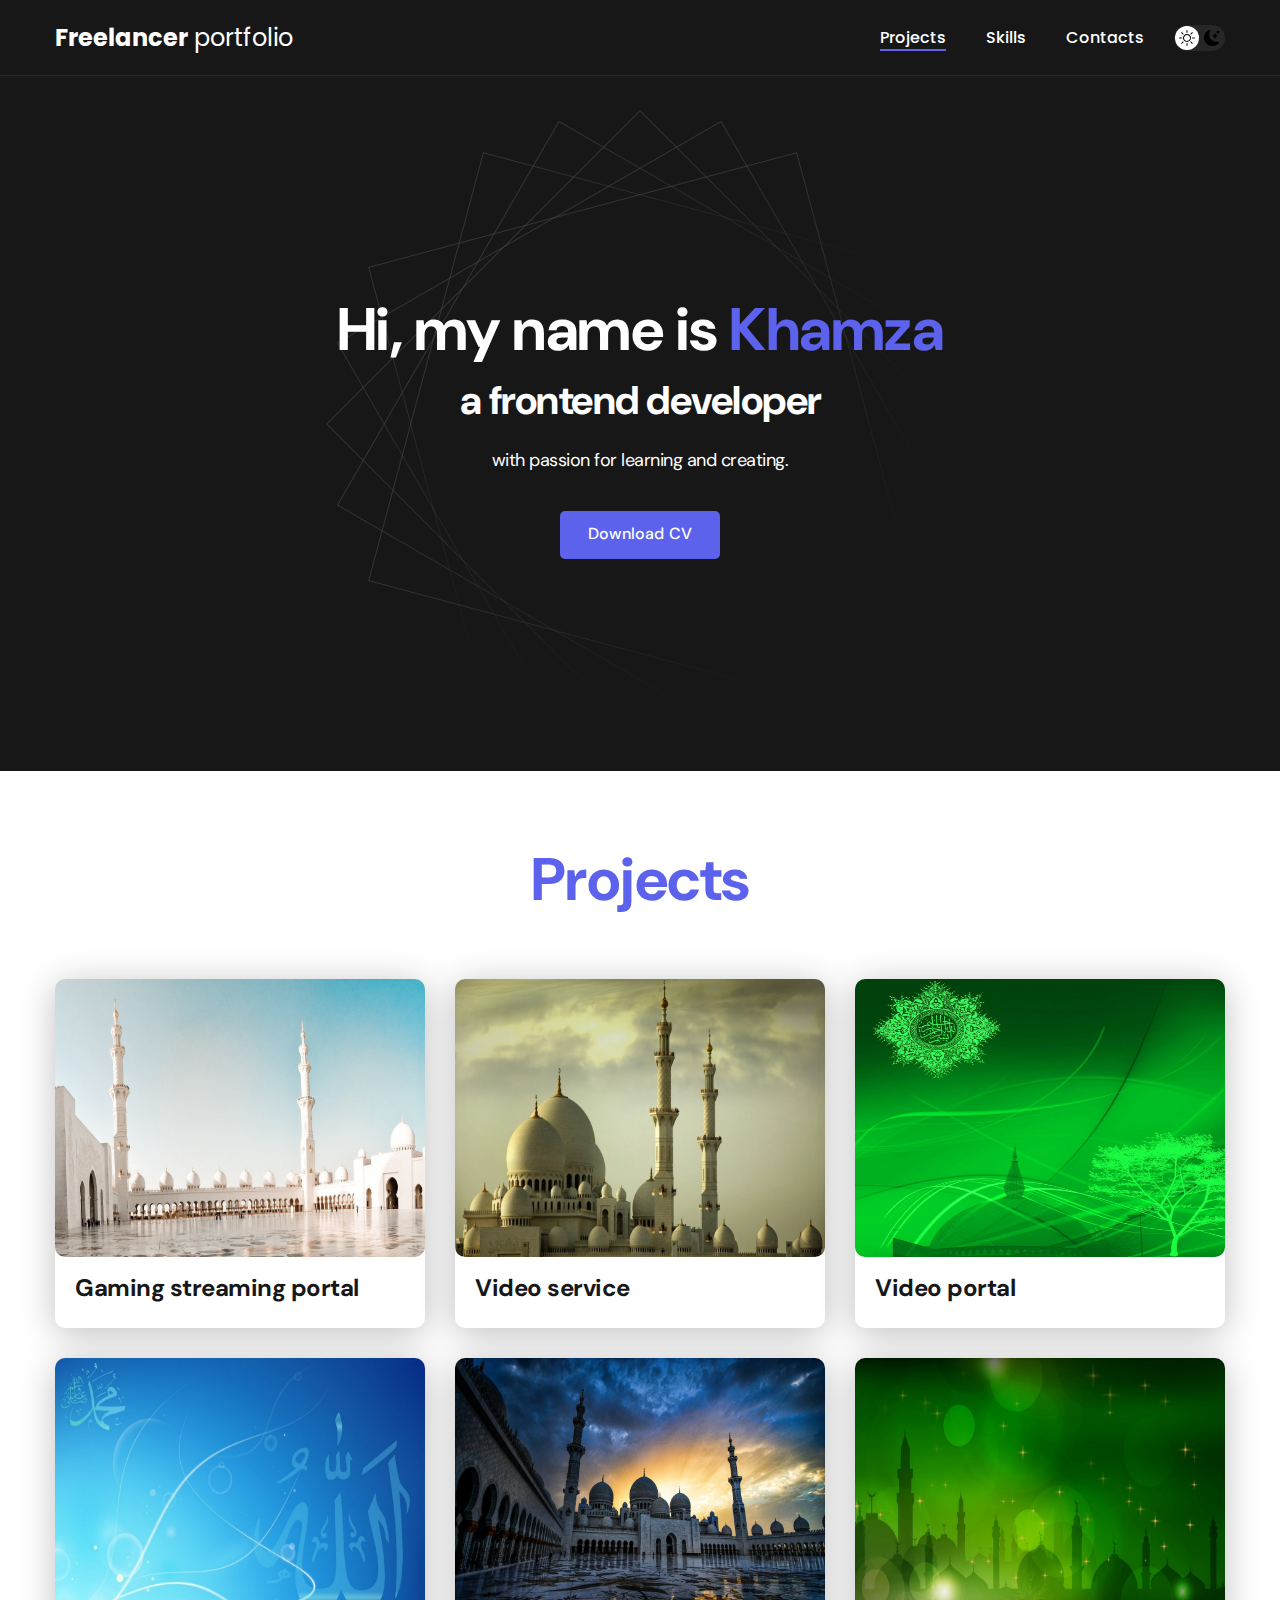
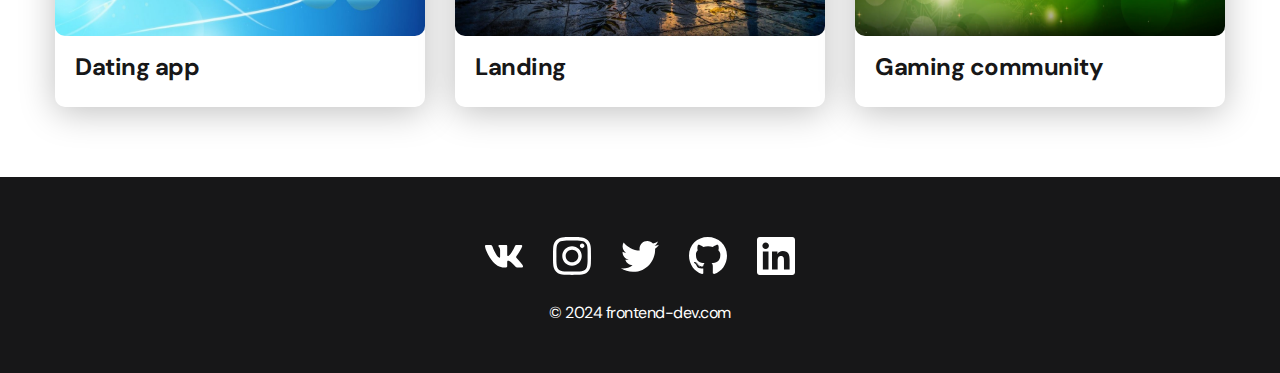
<file: index.html>
<!DOCTYPE html>
<html lang="en">
<head>
    <meta charset="UTF-8">
    <meta http-equiv="X-UA-Compatible" content="IE=edge">
    <meta name="viewport" content="width=device-width, initial-scale=1.0">
    <title>Freelancer portfolio</title>
    <link rel="stylesheet" href="./css/main.css">
</head>
<body>
    <nav class="nav">
        <div class="container">
            <div class="nav-row">
                <a href="./index.html" class="logo"><strong>Freelancer</strong> portfolio</a>

                <button class="dark-mode-btn">
                    <img src="./img/icons/sun.svg" alt="Light mode" class="dark-mode-btn__icon">
                    <img src="./img/icons/moon.svg" alt="Dark mode" class="dark-mode-btn__icon">
                </button>

                <ul class="nav-list">
                    <li class="nav-list__item"><a href="./index.html" class="nav-list__link nav-list__link--active">Projects</a></li>
                    <li class="nav-list__item"><a href="./skills.html" class="nav-list__link">Skills</a></li>
                    <li class="nav-list__item"><a href="./contacts.html" class="nav-list__link">Contacts</a></li>
                </ul>
            </div>
        </div>
    </nav>

    <header class="header">
        <div class="header__wrapper">
            <h1 class="header__title">
                <strong>Hi, my name is <em>Khamza</em></strong><br>
                a frontend developer
            </h1>
            <div class="header__text">
                <p>with passion for learning and creating.</p>
            </div>
            <a href="#!" class="btn">Download CV</a>
        </div>
    </header>

    <main class="section">
        <div class="container">
            <h2 class="title-1">Projects</h2>
            <ul class="projects">
                <li class="project">
                    <a href="./project-page.html">
                        <img src="./img/projects/01.jpg" alt="Project img" class="project__img">
                        <h3 class="project__title">Gaming streaming portal</h3>
                    </a>
                </li>
                <li class="project">
                    <a href="./project-page.html">
                        <img src="./img/projects/02.jpg" alt="Project img" class="project__img">
                        <h3 class="project__title">Video service</h3>
                    </a>
                </li>
                <li class="project">
                    <a href="./project-page.html">
                        <img src="./img/projects/03.jpg" alt="Project img" class="project__img">
                        <h3 class="project__title">Video portal</h3>
                    </a>
                </li>

                <li class="project">
                    <img src="./img/projects/04.jpg" alt="Project img" class="project__img">
                    <h3 class="project__title">Dating app</h3>
                </li>
                <li class="project">
                    <img src="./img/projects/05.jpg" alt="Project img" class="project__img">
                    <h3 class="project__title">Landing</h3>
                </li>
                <li class="project">
                    <img src="./img/projects/06.jpg" alt="Project img" class="project__img">
                    <h3 class="project__title">Gaming community</h3>
                </li>

            </ul>
        </div>
    </main>

    <footer class="footer">
        <div class="container">
            <div class="footer__wrapper">
                <ul class="social">
                    <li class="social__item"><a href="#!"><img src="./img/icons/vk.svg" alt="Link"></a></li>
                    <li class="social__item"><a href="#!"><img src="./img/icons/instagram.svg" alt="Link"></a></li>
                    <li class="social__item"><a href="#!"><img src="./img/icons/twitter.svg" alt="Link"></a></li>
                    <li class="social__item"><a href="#!"><img src="./img/icons/gitHub.svg" alt="Link"></a></li>
                    <li class="social__item"><a href="#!"><img src="./img/icons/linkedIn.svg" alt="Link"></a></li>
                </ul>
                <div class="copyright">
                    <p>© 2024 frontend-dev.com</p>
                </div>
            </div>
        </div>
    </footer>

    <script src="./js/main.js"></script>

</body>
</html>
</file>
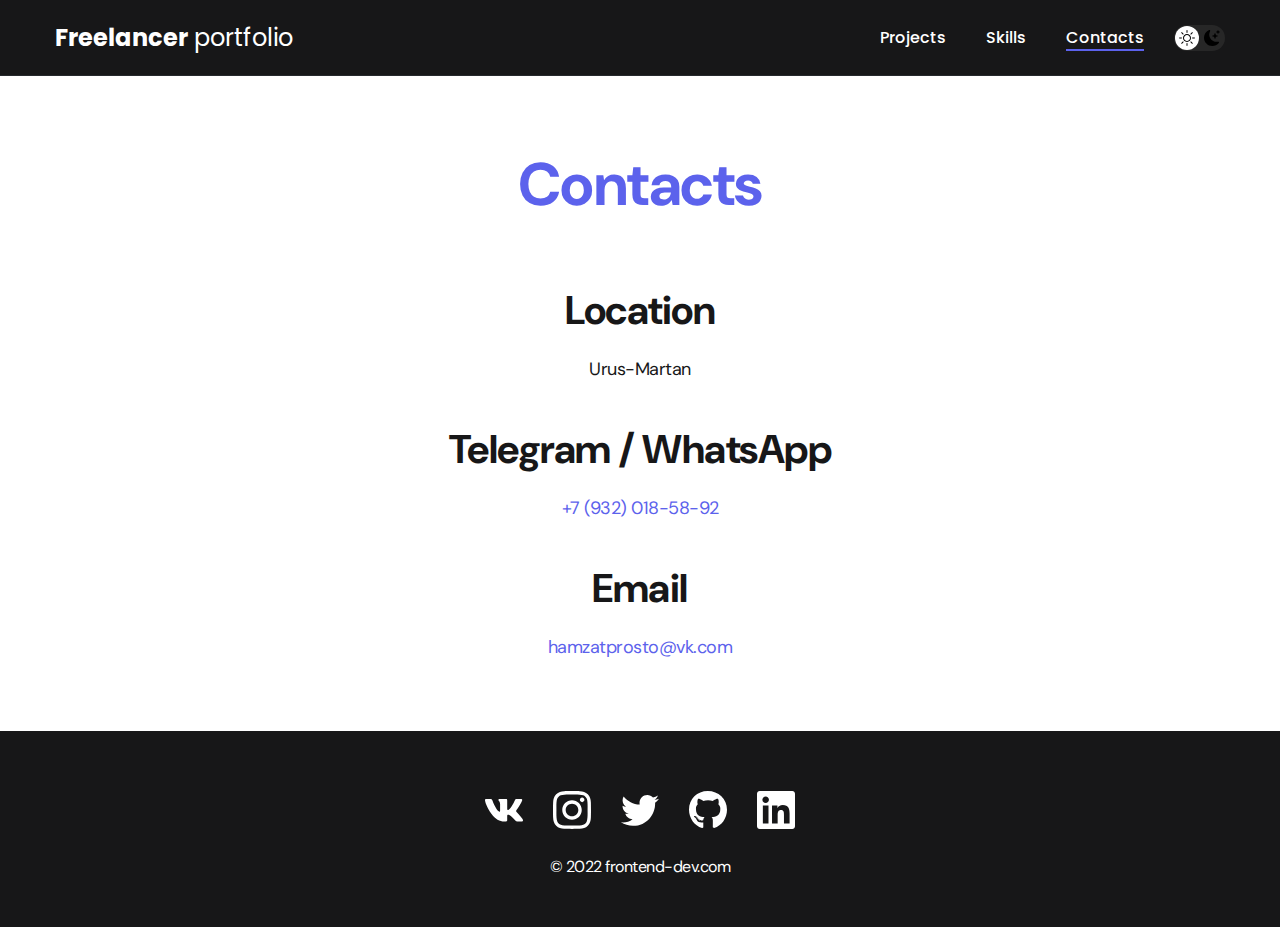
<file: contacts.html>
<!DOCTYPE html>
<html lang="en">
  <head>
    <meta charset="UTF-8" />
    <meta http-equiv="X-UA-Compatible" content="IE=edge" />
    <meta name="viewport" content="width=device-width, initial-scale=1.0" />
    <title>Freelancer portfolio</title>
    <link rel="stylesheet" href="./css/main.css" />
  </head>
  <body>
    <nav class="nav">
      <div class="container">
        <div class="nav-row">
          <a href="./index.html" class="logo"
            ><strong>Freelancer</strong> portfolio</a
          >

          <button class="dark-mode-btn">
            <img
              src="./img/icons/sun.svg"
              alt="Light mode"
              class="dark-mode-btn__icon"
            />
            <img
              src="./img/icons/moon.svg"
              alt="Dark mode"
              class="dark-mode-btn__icon"
            />
          </button>

          <ul class="nav-list">
            <li class="nav-list__item">
              <a href="./index.html" class="nav-list__link">Projects</a>
            </li>
            <li class="nav-list__item">
              <a href="./skills.html" class="nav-list__link">Skills</a>
            </li>
            <li class="nav-list__item">
              <a
                href="./contacts.html"
                class="nav-list__link nav-list__link--active"
                >Contacts</a
              >
            </li>
          </ul>
        </div>
      </div>
    </nav>

    <main class="section">
      <div class="container">
        <h1 class="title-1">Contacts</h1>

        <ul class="content-list">
          <li class="content-list__item">
            <h2 class="title-2">Location</h2>
            <p>Urus-Martan</p>
          </li>
          <li class="content-list__item">
            <h2 class="title-2">Telegram / WhatsApp</h2>
            <p><a href="tel:+79320185892">+7 (932) 018-58-92</a></p>
          </li>
          <li class="content-list__item">
            <h2 class="title-2">Email</h2>
            <p>
              <a href="mailto:webdev@protonmail.com">hamzatprosto@vk.com</a>
            </p>
          </li>
        </ul>
      </div>
    </main>

    <footer class="footer">
      <div class="container">
        <div class="footer__wrapper">
          <ul class="social">
            <li class="social__item">
              <a href="#!"><img src="./img/icons/vk.svg" alt="Link" /></a>
            </li>
            <li class="social__item">
              <a href="#!"
                ><img src="./img/icons/instagram.svg" alt="Link"
              /></a>
            </li>
            <li class="social__item">
              <a href="#!"><img src="./img/icons/twitter.svg" alt="Link" /></a>
            </li>
            <li class="social__item">
              <a href="#!"><img src="./img/icons/gitHub.svg" alt="Link" /></a>
            </li>
            <li class="social__item">
              <a href="#!"><img src="./img/icons/linkedIn.svg" alt="Link" /></a>
            </li>
          </ul>
          <div class="copyright">
            <p>© 2022 frontend-dev.com</p>
          </div>
        </div>
      </div>
    </footer>

    <script src="./js/main.js"></script>
  </body>
</html>
</file>
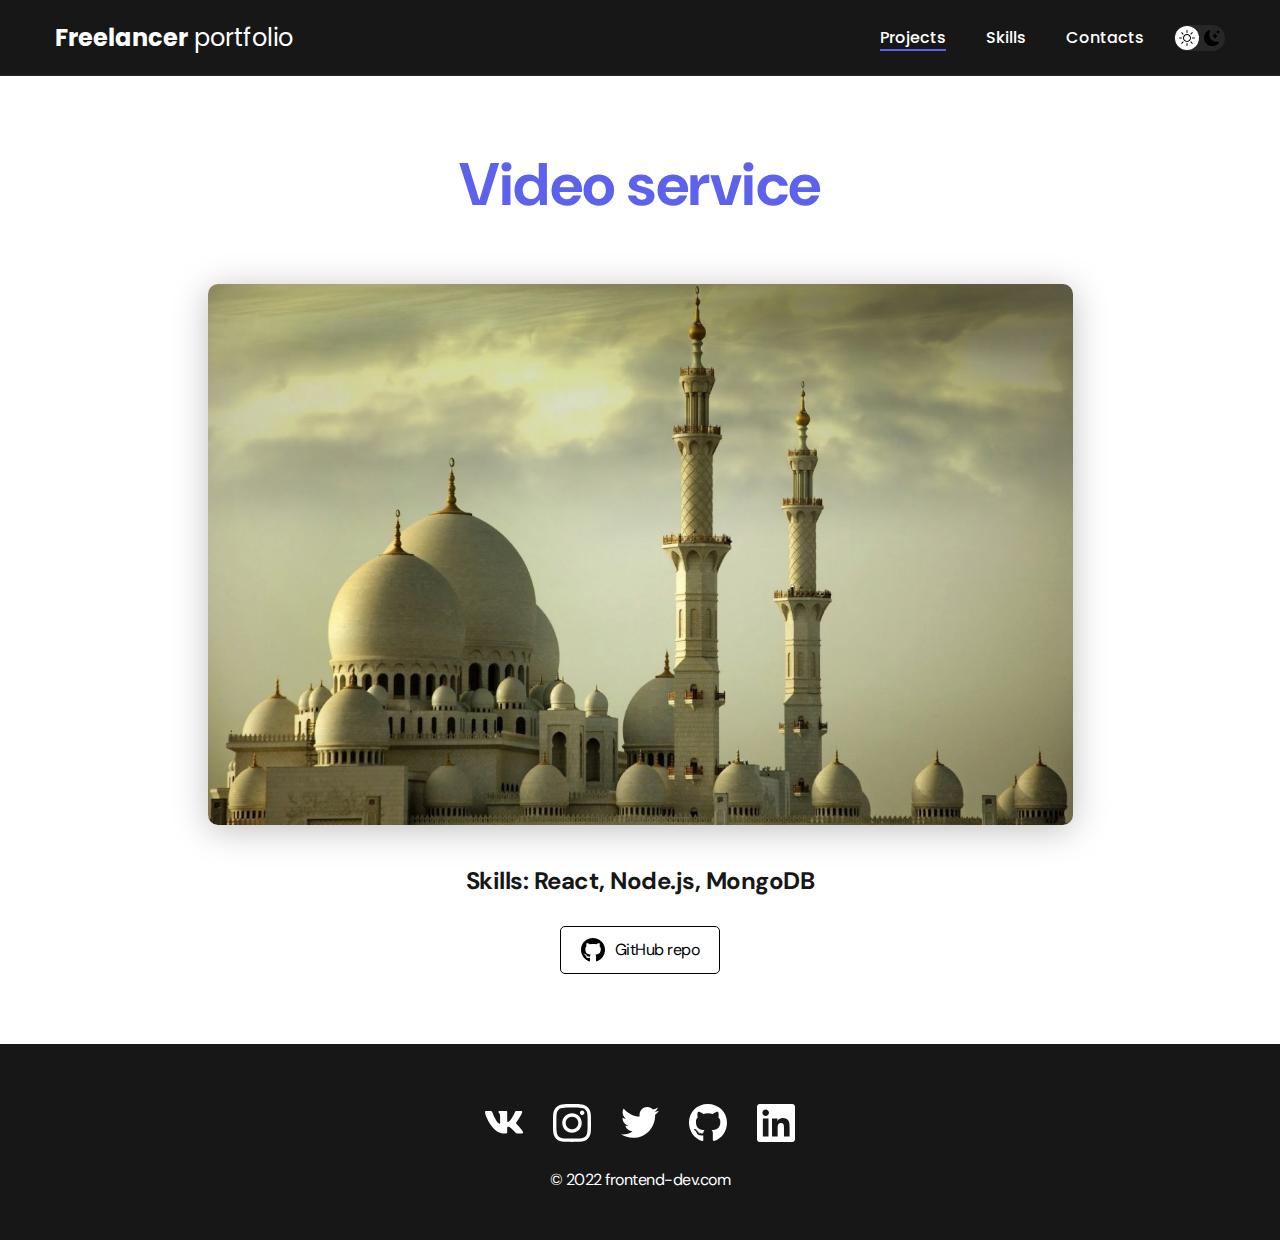
<file: project-page.html>
<!DOCTYPE html>
<html lang="en">
  <head>
    <meta charset="UTF-8" />
    <meta http-equiv="X-UA-Compatible" content="IE=edge" />
    <meta name="viewport" content="width=device-width, initial-scale=1.0" />
    <title>Freelancer portfolio</title>
    <link rel="stylesheet" href="./css/main.css" />
  </head>
  <body>
    <nav class="nav">
      <div class="container">
        <div class="nav-row">
          <a href="./index.html" class="logo"
            ><strong>Freelancer</strong> portfolio</a
          >

          <button class="dark-mode-btn">
            <img
              src="./img/icons/sun.svg"
              alt="Light mode"
              class="dark-mode-btn__icon"
            />
            <img
              src="./img/icons/moon.svg"
              alt="Dark mode"
              class="dark-mode-btn__icon"
            />
          </button>

          <ul class="nav-list">
            <li class="nav-list__item">
              <a
                href="./index.html"
                class="nav-list__link nav-list__link--active"
                >Projects</a
              >
            </li>
            <li class="nav-list__item">
              <a href="./skills.html" class="nav-list__link">Skills</a>
            </li>
            <li class="nav-list__item">
              <a href="./contacts.html" class="nav-list__link">Contacts</a>
            </li>
          </ul>
        </div>
      </div>
    </nav>

    <main class="section">
      <div class="container">
        <div class="project-details">
          <h1 class="title-1">Video service</h1>

          <img
            src="./img/projects/02.jpg"
            alt=""
            class="project-details__cover"
          />

          <div class="project-details__desc">
            <p>Skills: React, Node.js, MongoDB</p>
          </div>

          <a href="#!" class="btn-outline">
            <img src="./img/icons/gitHub-black.svg" alt="" />
            GitHub repo
          </a>
        </div>
      </div>
    </main>

    <footer class="footer">
      <div class="container">
        <div class="footer__wrapper">
          <ul class="social">
            <li class="social__item">
              <a href="#!"><img src="./img/icons/vk.svg" alt="Link" /></a>
            </li>
            <li class="social__item">
              <a href="#!"
                ><img src="./img/icons/instagram.svg" alt="Link"
              /></a>
            </li>
            <li class="social__item">
              <a href="#!"><img src="./img/icons/twitter.svg" alt="Link" /></a>
            </li>
            <li class="social__item">
              <a href="#!"><img src="./img/icons/gitHub.svg" alt="Link" /></a>
            </li>
            <li class="social__item">
              <a href="#!"><img src="./img/icons/linkedIn.svg" alt="Link" /></a>
            </li>
          </ul>
          <div class="copyright">
            <p>© 2022 frontend-dev.com</p>
          </div>
        </div>
      </div>
    </footer>

    <script src="./js/main.js"></script>
  </body>
</html>
</file>
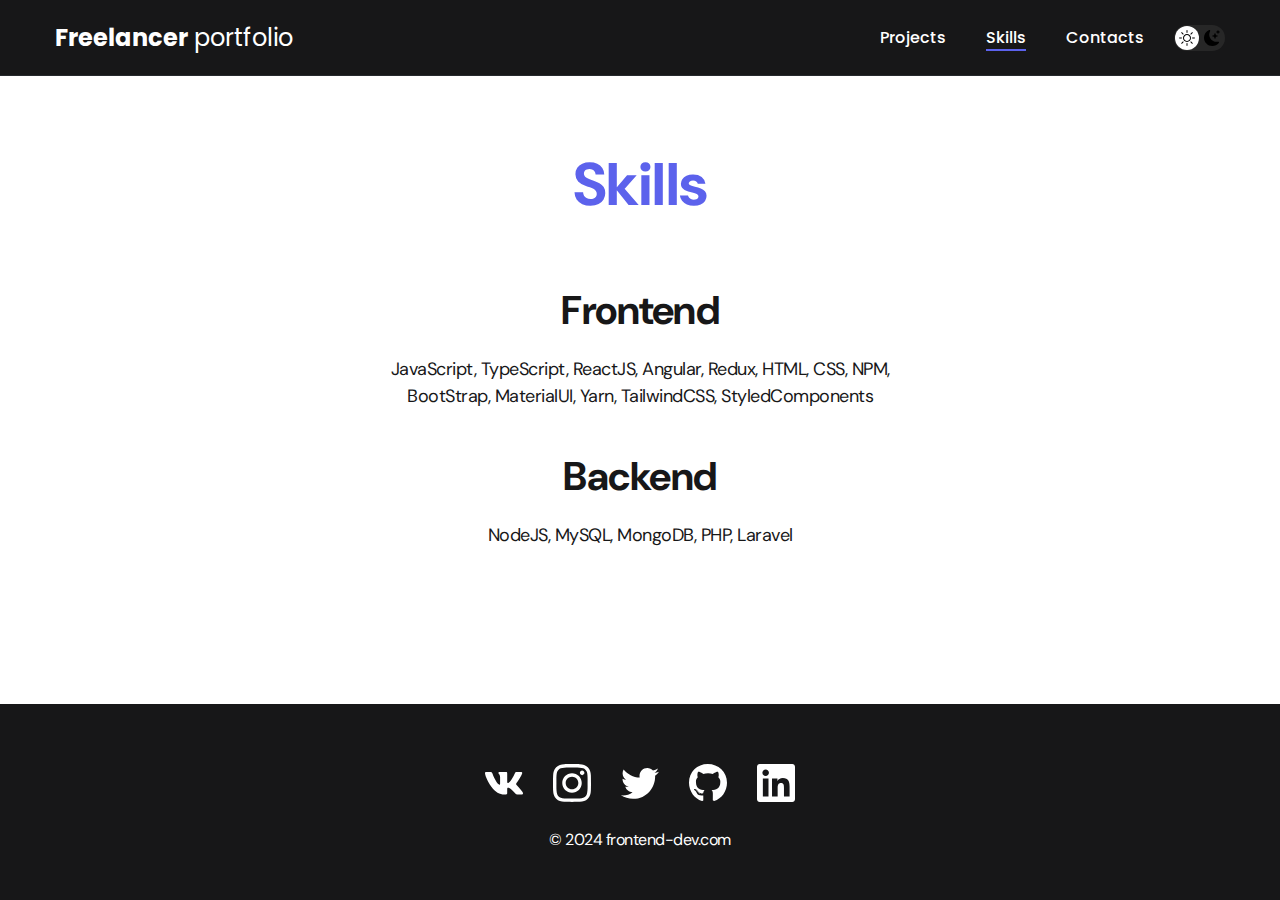
<file: skills.html>
<!DOCTYPE html>
<html lang="en">
<head>
    <meta charset="UTF-8">
    <meta http-equiv="X-UA-Compatible" content="IE=edge">
    <meta name="viewport" content="width=device-width, initial-scale=1.0">
    <title>Freelancer portfolio</title>
    <link rel="stylesheet" href="./css/main.css">
</head>
<body>
    <nav class="nav">
        <div class="container">
            <div class="nav-row">
                <a href="./index.html" class="logo"><strong>Freelancer</strong> portfolio</a>

                <button class="dark-mode-btn">
                    <img src="./img/icons/sun.svg" alt="Light mode" class="dark-mode-btn__icon">
                    <img src="./img/icons/moon.svg" alt="Dark mode" class="dark-mode-btn__icon">
                </button>

                <ul class="nav-list">
                    <li class="nav-list__item"><a href="./index.html" class="nav-list__link">Projects</a></li>
                    <li class="nav-list__item"><a href="./skills.html" class="nav-list__link nav-list__link--active">Skills</a></li>
                    <li class="nav-list__item"><a href="./contacts.html" class="nav-list__link">Contacts</a></li>
                </ul>
            </div>
        </div>
    </nav>

    <main class="section">
        <div class="container">
                <h1 class="title-1">Skills</h1>

                <ul class="content-list">
                    <li class="content-list__item">
                        <h2 class="title-2">Frontend</h2>
                        <p>JavaScript, TypeScript, ReactJS, Angular, Redux, HTML, CSS, NPM, BootStrap, MaterialUI, Yarn, TailwindCSS, StyledComponents</p>
                    </li>
                    <li class="content-list__item">
                        <h2 class="title-2">Backend</h2>
                        <p>NodeJS, MySQL, MongoDB, PHP, Laravel</p>
                    </li>
                </ul>

        </div>
    </main>

    <footer class="footer">
        <div class="container">
            <div class="footer__wrapper">
                <ul class="social">
                    <li class="social__item"><a href="#!"><img src="./img/icons/vk.svg" alt="Link"></a></li>
                    <li class="social__item"><a href="#!"><img src="./img/icons/instagram.svg" alt="Link"></a></li>
                    <li class="social__item"><a href="#!"><img src="./img/icons/twitter.svg" alt="Link"></a></li>
                    <li class="social__item"><a href="#!"><img src="./img/icons/gitHub.svg" alt="Link"></a></li>
                    <li class="social__item"><a href="#!"><img src="./img/icons/linkedIn.svg" alt="Link"></a></li>
                </ul>
                <div class="copyright">
                    <p>© 2024 frontend-dev.com</p>
                </div>
            </div>
        </div>
    </footer>

    <script src="./js/main.js"></script>

</body>
</html>
</file>
<file: css/main.css>
@import "./reset.css";
@import url("https://fonts.googleapis.com/css2?family=DM+Sans:wght@400;500;700&family=Poppins:wght@400;500;700&display=swap");

/*
font-family: 'DM Sans', sans-serif;
font-family: 'Poppins', sans-serif;
*/

/* * {
    border: 1px solid red;
} */

:root {
  --blackpure: #000;
  --black: #171718;
  --black-border: #26292d;
  --white: #fff;
  --purple: #5c62ec;

  --text-color: var(--black);

  --dark-bg: var(--black);
  --dark-border: var(--black-border);
  --header-text: var(--white);
  --accent: var(--purple);

  /* Light mode */
  --page-bg: var(--white);
  --text-color: var(--black);

  --title-1: var(--accent);

  --project-card-bg: var(--white);
  --project-card-text: var(--black);
  --box-shadow: 0px 5px 35px rgba(0, 0, 0, 0.25);
}

.dark {
  /* Dark mode */
  --page-bg: #252526;
  --text-color: var(--white);

  --title-1: var(--white);

  --project-card-bg: var(--black);
  --project-card-text: var(--white);
  --box-shadow: 0px 5px 35px rgba(0, 0, 0, 0.8);
}

html,
body {
  display: flex;
  flex-direction: column;
  min-height: 100vh;

  font-family: "DM Sans", sans-serif;
  letter-spacing: -0.5px;

  /* Light mode */
  background-color: var(--page-bg);
  color: var(--text-color);
}

/* General */

.container {
  margin: 0 auto;
  padding: 0 15px;
  max-width: 1200px;
}

.none {
  display: none !important;
}

.section {
  padding: 70px 0;
}

.title-1 {
  margin-bottom: 60px;

  font-size: 60px;
  font-weight: 700;
  line-height: 1.3;
  color: var(--title-1);
  text-align: center;
}

.title-2 {
  margin-bottom: 20px;

  font-size: 40px;
  font-weight: 700;
  line-height: 1.3;
}

/* Nav */

.nav {
  padding: 20px 0;
  border-bottom: 1px solid var(--dark-border);
  background-color: var(--dark-bg);
  color: var(--header-text);
  letter-spacing: normal;
}

.nav-row {
  display: flex;
  justify-content: flex-end;
  align-items: center;
  column-gap: 30px;
  row-gap: 20px;
  flex-wrap: wrap;
}

.logo {
  margin-right: auto;
  color: var(--header-text);
  font-size: 24px;
  font-family: "Poppins", sans-serif;
}

.logo strong {
  font-weight: 700;
}

.nav-list {
  display: flex;
  flex-wrap: wrap;
  row-gap: 10px;
  align-items: center;
  column-gap: 40px;
  font-size: 16px;
  font-weight: 500;
  font-family: "Poppins", sans-serif;
}

.nav-list__link {
  color: var(--header-text);
  transition: opacity 0.2s ease-in;
}

.nav-list__link:hover {
  opacity: 0.8;
}

.nav-list__link--active {
  position: relative;
}

.nav-list__link--active::before {
  content: "";

  position: absolute;
  left: 0;
  top: 100%;

  display: block;
  height: 2px;
  width: 100%;
  background-color: var(--accent);
}

/* Dark mode btn */

.dark-mode-btn {
  order: 9;

  position: relative;
  display: flex;
  justify-content: space-between;

  width: 51px;
  height: 26px;
  padding: 5px;

  border-radius: 50px;
  background-color: #272727;
}

.dark-mode-btn::before {
  content: "";

  position: absolute;
  top: 1px;
  left: 1px;

  display: block;
  width: 24px;
  height: 24px;

  border-radius: 50%;
  background-color: var(--white);

  transition: left 0.2s ease-in;
}

.dark-mode-btn--active::before {
  left: 26px;
}

.dark-mode-btn__icon {
  position: relative;
  z-index: 9;
}

/* Header */

.header {
  padding: 40px 0;
  min-height: 695px;

  display: flex;
  justify-content: center;
  align-items: center;

  background-color: var(--dark-bg);
  background-image: url("./../img/header-bg.png");
  background-repeat: no-repeat;
  background-size: auto;
  background-position: center center;

  color: var(--header-text);
  text-align: center;
}

.header__wrapper {
  padding: 0 15px;
  max-width: 660px;
}

.header__title {
  margin-bottom: 20px;
  font-size: 40px;
  font-weight: 700;
  line-height: 1.4;
}

.header__title strong {
  font-size: 60px;
  font-weight: 700;
}

.header__title em {
  font-style: normal;
  color: var(--accent);
}

.header__text {
  margin-bottom: 40px;
  font-size: 18px;
  line-height: 1.333;
}

.header__text p + p {
  margin-top: 0.5em;
}

/* Btn */

.btn {
  display: inline-block;
  height: 48px;
  padding: 12px 28px;

  border-radius: 5px;
  background-color: var(--accent);
  color: var(--white);
  letter-spacing: 0.15px;
  font-size: 16px;
  font-weight: 500;

  transition: opacity 0.2s ease-in;
}

.btn:hover {
  opacity: 0.8;
}

.btn:active {
  position: relative;
  top: 1px;
}

/* Btn outline */

.btn-outline {
  display: flex;
  column-gap: 10px;
  align-items: center;

  height: 48px;
  padding: 12px 20px;

  border-radius: 5px;
  border: 1px solid var(--blackpure);
  background-color: var(--white);
  color: var(--blackpure);

  transition: opacity 0.2s ease-in;
}

.btn-outline:hover {
  opacity: 0.8;
}

.btn-outline:active {
  position: relative;
  top: 1px;
}

/* Projects  */

.projects {
  display: flex;
  justify-content: center;
  flex-wrap: wrap;
  column-gap: 30px;
  row-gap: 30px;
}

.project {
  max-width: 370px;
  background-color: var(--project-card-bg);
  box-shadow: var(--box-shadow);
  border-radius: 10px;
}

.project__img {
  display: flex;
  width: 370px;
  height: 278px;
  border-radius: 10px;
}

.project__title {
  padding: 15px 20px 25px;
  font-weight: 700;
  font-size: 24px;
  line-height: 1.3;
  color: var(--project-card-text);
}

/* Project details */

.project-details {
  margin: 0 auto;
  max-width: 865px;

  display: flex;
  flex-direction: column;
  align-items: center;

  text-align: center;
}

.project-details__cover {
  max-width: 100%;
  margin-bottom: 40px;

  box-shadow: 0px 5px 35px rgba(0, 0, 0, 0.25);
  border-radius: 10px;
}

.project-details__desc {
  margin-bottom: 30px;

  font-weight: 700;
  font-size: 24px;
  line-height: 1.3;
}

/* Content list */

.content-list {
  margin: 0 auto;
  max-width: 570px;
  display: flex;
  flex-direction: column;
  align-items: center;
  row-gap: 40px;
  text-align: center;
}

.content-list a {
  color: var(--accent);
}

.content-list__item {
  font-size: 18px;
  line-height: 1.5;
}

.content-list__item p + p {
  margin-top: 0.5em;
}

/* Footer */

.footer {
  margin-top: auto;
  padding: 60px 0 50px;
  background-color: var(--dark-bg);
  color: var(--header-text);
}

.footer__wrapper {
  display: flex;
  flex-direction: column;
  align-items: center;
  row-gap: 27px;
}

.social {
  display: flex;
  column-gap: 30px;
  align-items: center;
}

.copyright {
  font-size: 16px;
}

.copyright p + p {
  margin-top: 0.5em;
}

@media (max-width: 620px) {
  /* Header  */

  .header {
    min-height: unset;
  }

  .header__title {
    font-size: 30px;
  }

  .header__title strong {
    font-size: 40px;
  }

  /* Nav */

  .nav-row {
    justify-content: space-between;
  }

  .dark-mode-btn {
    order: 0;
  }

  /* General */

  .section {
    padding: 40px 0;
  }

  .title-1 {
    margin-bottom: 30px;
    font-size: 40px;
  }

  .title-2 {
    margin-bottom: 10px;
    font-size: 30px;
  }

  /* Projects */

  .project__title {
    font-size: 22px;
  }

  /* Project page */

  .project-details__desc {
    margin-bottom: 20px;
    font-size: 22px;
  }

  /* Content List */

  .content-list {
    row-gap: 20px;
  }

  .content-list__item {
    font-size: 16px;
  }

  /* Footer */

  .footer {
    padding: 40px 0 30px;
  }

  .footer__wrapper {
    row-gap: 20px;
  }

  /* Social */

  .social {
    column-gap: 20px;
  }

  .social__item {
    width: 28px;
  }
}
</file>
